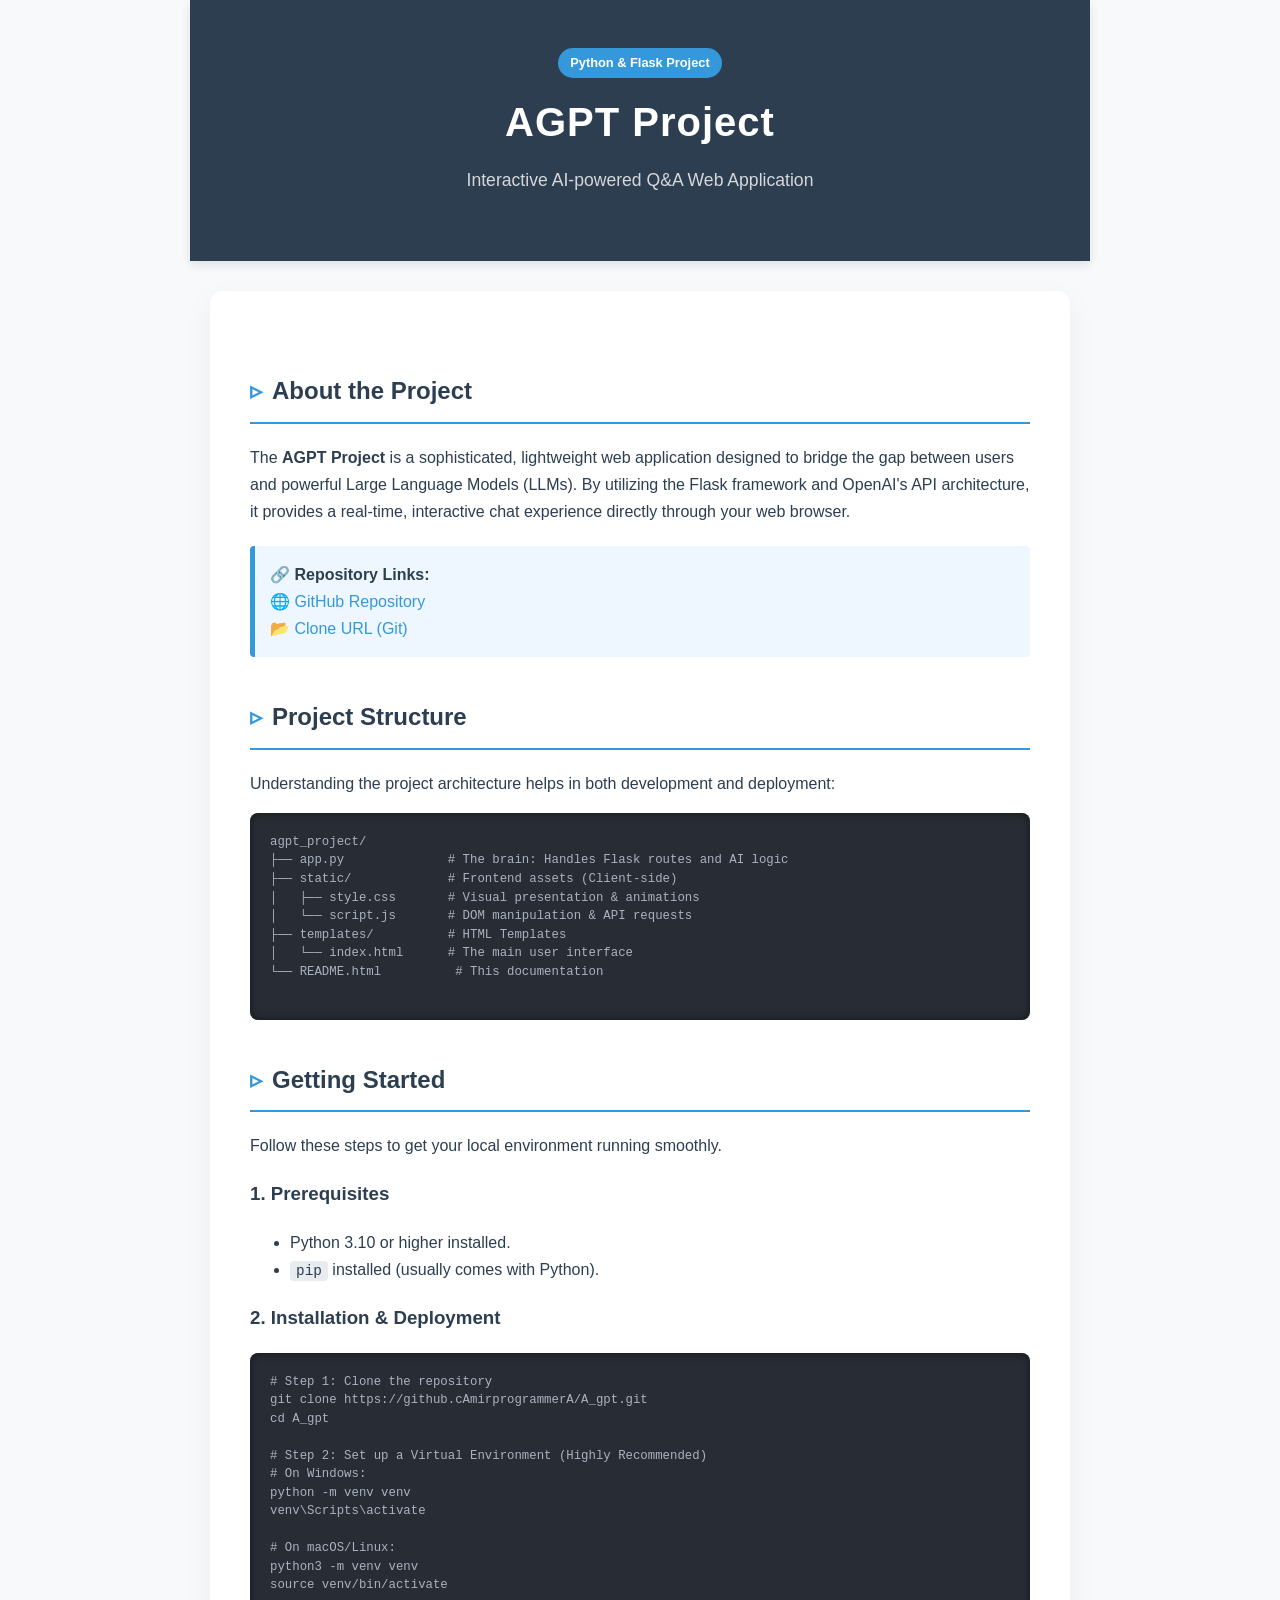
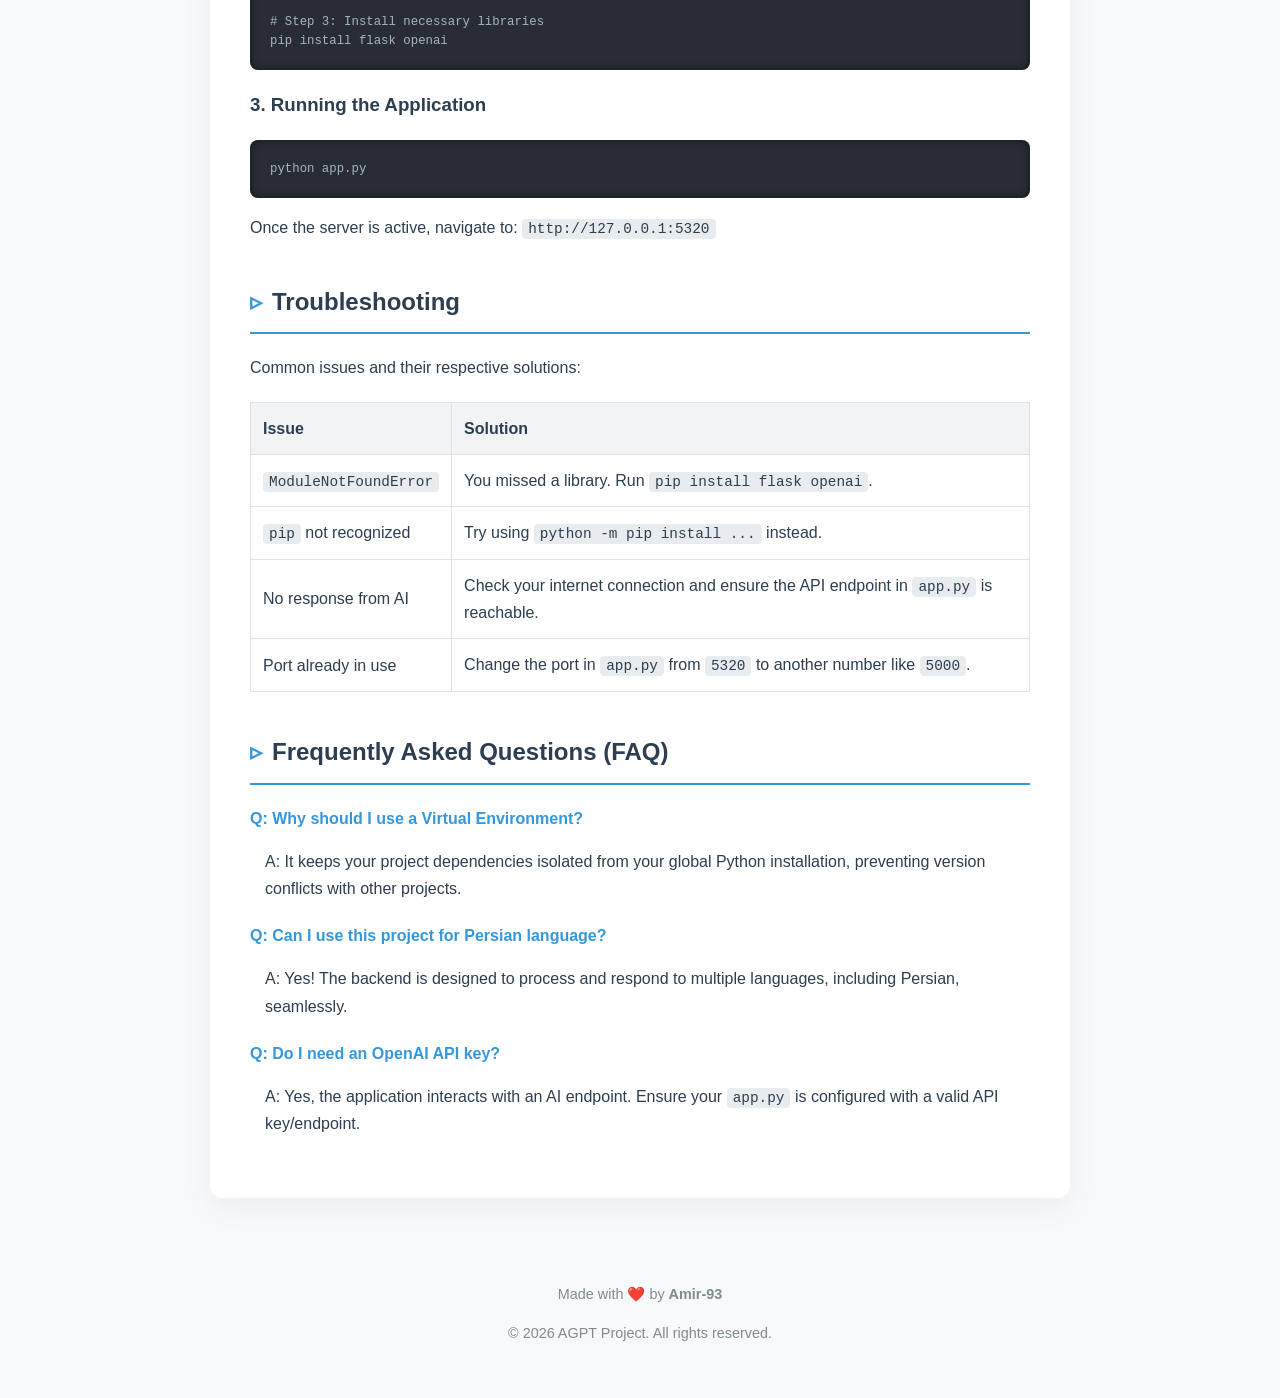
<file: ReadmeEN.html>
<!DOCTYPE html>
<html lang="en">
<head>
    <meta charset="UTF-8">
    <meta name="viewport" content="width=device-width, initial-scale=1.0">
    <title>AGPT Project | Official Documentation</title>
    <style>
        :root {
            --primary-color: #2c3e50;
            --secondary-color: #3498db;
            --accent-color: #e74c3c;
            --bg-color: #f8f9fa;
            --text-color: #2c3e50;
            --code-bg: #282c34;
        }

        body { 
            font-family: 'Segoe UI', Roboto, Helvetica, Arial, sans-serif; 
            line-height: 1.7; 
            color: var(--text-color); 
            max-width: 900px; 
            margin: 0 auto; 
            padding: 0; 
            background-color: var(--bg-color); 
        }

        header { 
            background: var(--primary-color); 
            color: #fff; 
            padding: 3rem 1rem; 
            text-align: center; 
            box-shadow: 0 4px 10px rgba(0,0,0,0.1);
        }

        header h1 { margin: 0; font-size: 2.5rem; letter-spacing: 1px; }
        header p { opacity: 0.8; font-size: 1.1rem; margin-top: 10px; }

        .container { 
            background: #fff; 
            padding: 40px; 
            margin: 30px 20px; 
            border-radius: 12px; 
            box-shadow: 0 10px 30px rgba(0,0,0,0.05); 
        }

        h2 { 
            border-bottom: 2px solid var(--secondary-color); 
            padding-bottom: 10px; 
            margin-top: 40px; 
            color: var(--primary-color);
            display: flex;
            align-items: center;
        }

        h2::before { content: "▹"; margin-right: 10px; color: var(--secondary-color); }

        code { 
            background: #e9ecef; 
            padding: 2px 6px; 
            border-radius: 4px; 
            font-family: 'Consolas', 'Monaco', monospace; 
            font-size: 0.9em;
        }

        pre { 
            background: var(--code-bg); 
            color: #abb2bf; 
            padding: 20px; 
            border-radius: 8px; 
            overflow-x: auto; 
            font-size: 0.95em;
            line-height: 1.5;
            box-shadow: inset 0 0 10px rgba(0,0,0,0.5);
        }

        .git-links {
            background: #eef7ff;
            padding: 15px;
            border-left: 5px solid var(--secondary-color);
            border-radius: 4px;
            margin: 20px 0;
        }

        table {
            width: 100%;
            border-collapse: collapse;
            margin: 20px 0;
        }

        table, th, td { border: 1px solid #dee2e6; }
        th, td { padding: 12px; text-align: left; }
        th { background-color: #f1f3f5; }

        .faq-item { margin-bottom: 20px; }
        .faq-question { font-weight: bold; color: var(--secondary-color); }
        .faq-answer { margin-left: 15px; }

        .footer { 
            text-align: center; 
            padding: 40px 20px; 
            font-size: 0.9em; 
            color: #7f8c8d; 
        }

        .badge {
            display: inline-block;
            padding: 4px 12px;
            border-radius: 20px;
            background: var(--secondary-color);
            color: white;
            font-size: 0.8rem;
            font-weight: bold;
            margin-bottom: 10px;
        }

        a { color: var(--secondary-color); text-decoration: none; font-weight: 500; }
        a:hover { text-decoration: underline; }

        @media (max-width: 600px) {
            .container { padding: 20px; }
            header h1 { font-size: 1.8rem; }
        }
    </style>
</head>
<body>

<header>
    <div class="badge">Python & Flask Project</div>
    <h1>AGPT Project</h1>
    <p>Interactive AI-powered Q&A Web Application</p>
</header>

<div class="container">
    
    <section id="about">
        <h2>About the Project</h2>
        <p>The <strong>AGPT Project</strong> is a sophisticated, lightweight web application designed to bridge the gap between users and powerful Large Language Models (LLMs). By utilizing the Flask framework and OpenAI's API architecture, it provides a real-time, interactive chat experience directly through your web browser.</p>
        
        <div class="git-links">
            <strong>🔗 Repository Links:</strong><br>
            🌐 <a href="https://github.com/AmirprogrammerA/A_gpt" target="_blank">GitHub Repository</a><br>
            📂 <a href="https://github.com/AmirprogrammerA/A_gpt.git" target="_blank">Clone URL (Git)</a>
        </div>
    </section>

    <section id="structure">
        <h2>Project Structure</h2>
        <p>Understanding the project architecture helps in both development and deployment:</p>
        <pre>
agpt_project/
├── app.py              # The brain: Handles Flask routes and AI logic
├── static/             # Frontend assets (Client-side)
│   ├── style.css       # Visual presentation & animations
│   └── script.js       # DOM manipulation & API requests
├── templates/          # HTML Templates
│   └── index.html      # The main user interface
└── README.html          # This documentation
        </pre>
    </section>

    <section id="setup">
        <h2>Getting Started</h2>
        <p>Follow these steps to get your local environment running smoothly.</p>
        
        <h3>1. Prerequisites</h3>
        <ul>
            <li>Python 3.10 or higher installed.</li>
            <li><code>pip</code> installed (usually comes with Python).</li>
        </ul>

        <h3>2. Installation & Deployment</h3>
        <pre>
# Step 1: Clone the repository
git clone https://github.cAmirprogrammerA/A_gpt.git
cd A_gpt

# Step 2: Set up a Virtual Environment (Highly Recommended)
# On Windows:
python -m venv venv
venv\Scripts\activate

# On macOS/Linux:
python3 -m venv venv
source venv/bin/activate

# Step 3: Install necessary libraries
pip install flask openai</pre>

        <h3>3. Running the Application</h3>
        <pre>python app.py</pre>
        <p>Once the server is active, navigate to: <code>http://127.0.0.1:5320</code></p>
    </section>

    <section id="troubleshooting">
        <h2>Troubleshooting</h2>
        <p>Common issues and their respective solutions:</p>
        <table>
            <thead>
                <tr>
                    <th>Issue</th>
                    <th>Solution</th>
                </tr>
            </thead>
            <tbody>
                <tr>
                    <td><code>ModuleNotFoundError</code></td>
                    <td>You missed a library. Run <code>pip install flask openai</code>.</td>
                </tr>
                <tr>
                    <td><code>pip</code> not recognized</td>
                    <td>Try using <code>python -m pip install ...</code> instead.</td>
                </tr>
                <tr>
                    <td>No response from AI</td>
                    <td>Check your internet connection and ensure the API endpoint in <code>app.py</code> is reachable.</td>
                </tr>
                <tr>
                    <td>Port already in use</td>
                    <td>Change the port in <code>app.py</code> from <code>5320</code> to another number like <code>5000</code>.</td>
                </tr>
            </tbody>
        </table>
    </section>

    <section id="faq">
        <h2>Frequently Asked Questions (FAQ)</h2>
        
        <div class="faq-item">
            <p class="faq-question">Q: Why should I use a Virtual Environment?</p>
            <p class="faq-answer">A: It keeps your project dependencies isolated from your global Python installation, preventing version conflicts with other projects.</p>
        </div>

        <div class="faq-item">
            <p class="faq-question">Q: Can I use this project for Persian language?</p>
            <p class="faq-answer">A: Yes! The backend is designed to process and respond to multiple languages, including Persian, seamlessly.</p>
        </div>

        <div class="faq-item">
            <p class="faq-question">Q: Do I need an OpenAI API key?</p>
            <p class="faq-answer">A: Yes, the application interacts with an AI endpoint. Ensure your <code>app.py</code> is configured with a valid API key/endpoint.</p>
        </div>
    </section>

</div>

<div class="footer">
    <p>Made with ❤️ by <strong>Amir-93</strong></p>
    <p>&copy; 2026 AGPT Project. All rights reserved.</p>
</div>

</body>
</html>
</file>
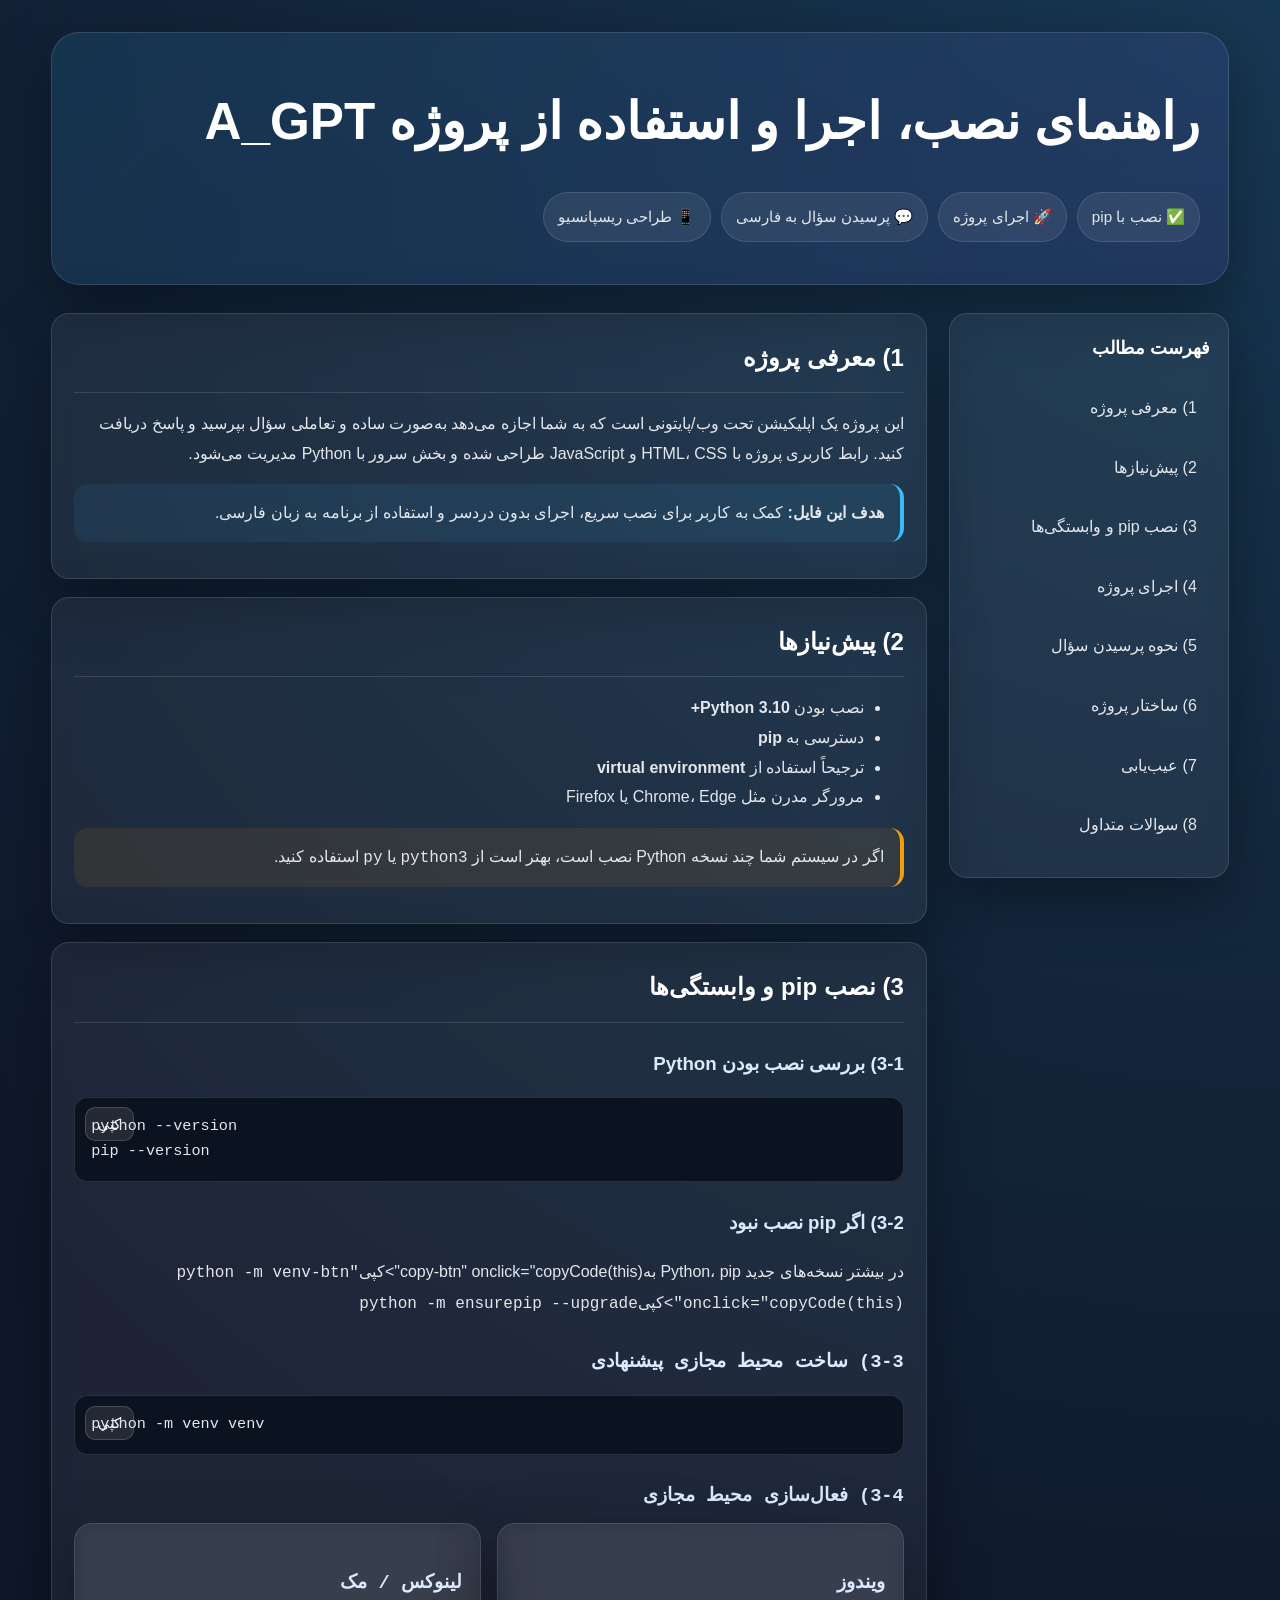
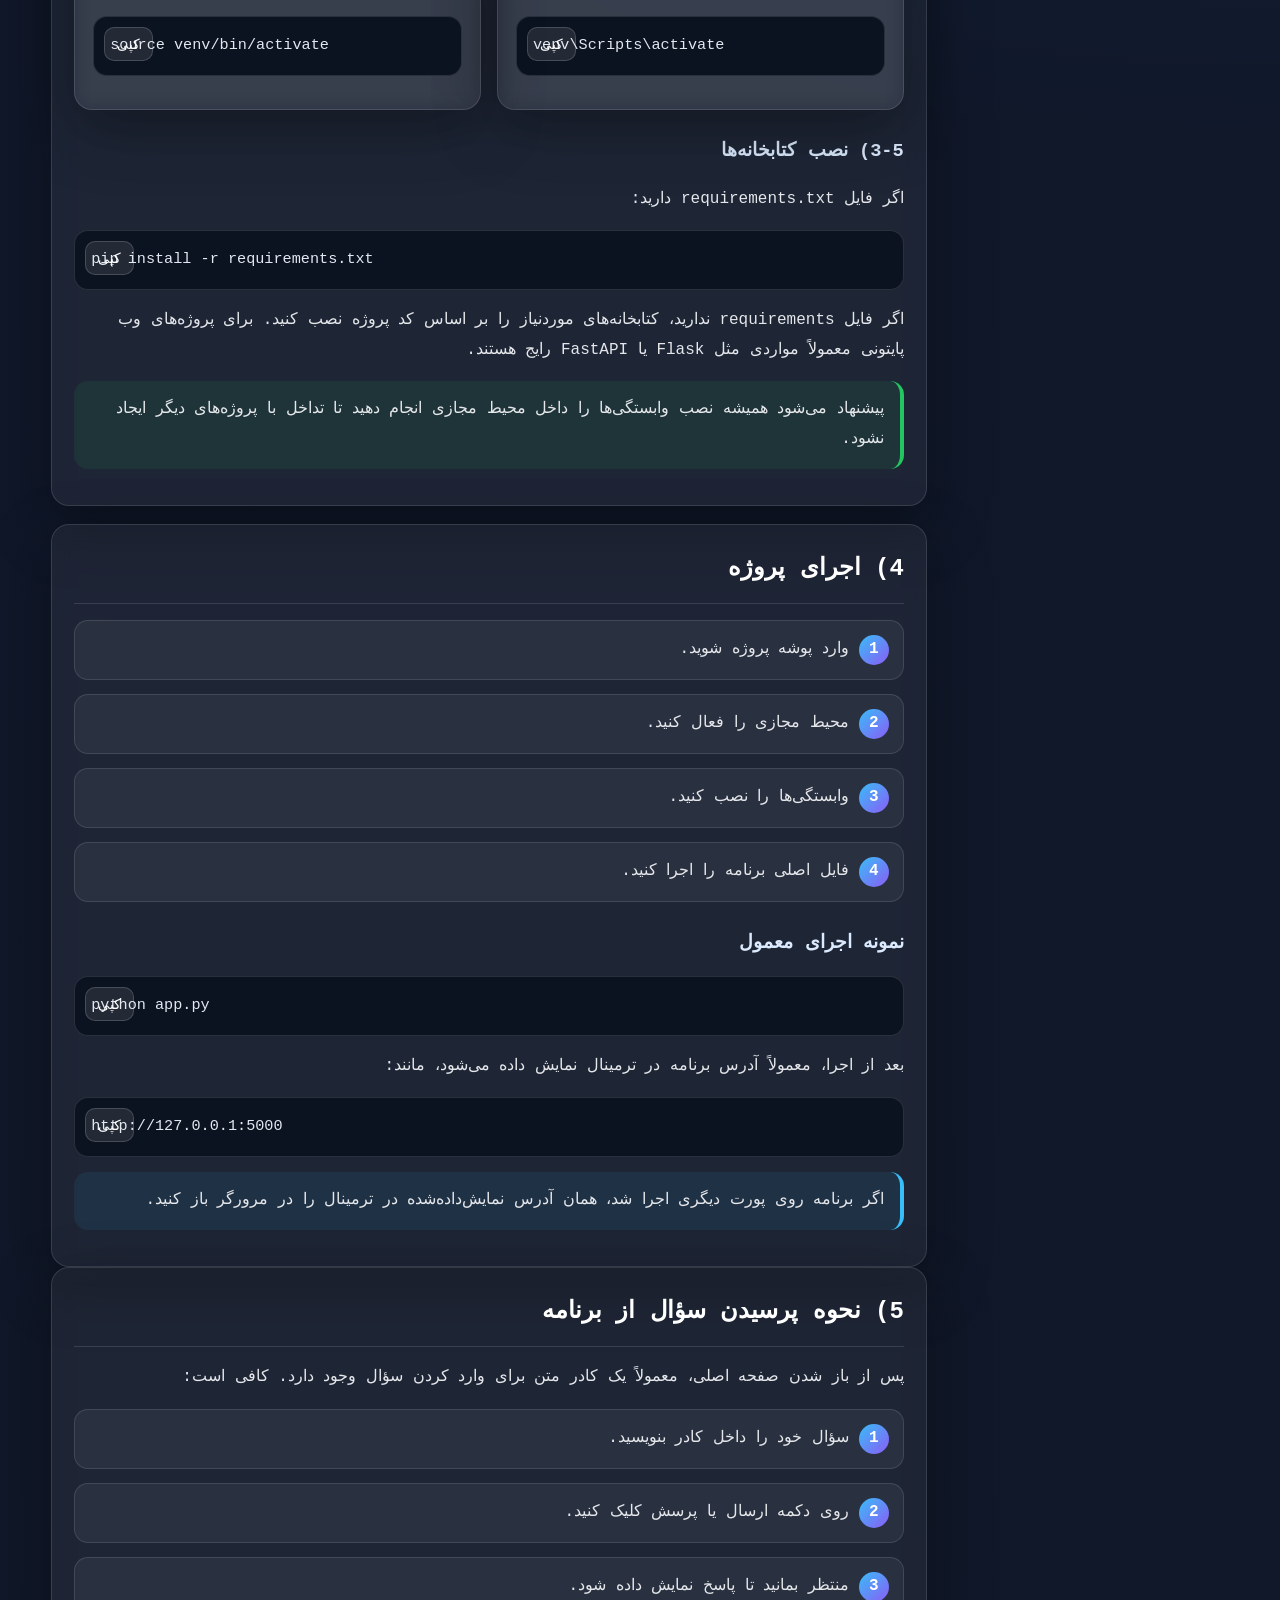
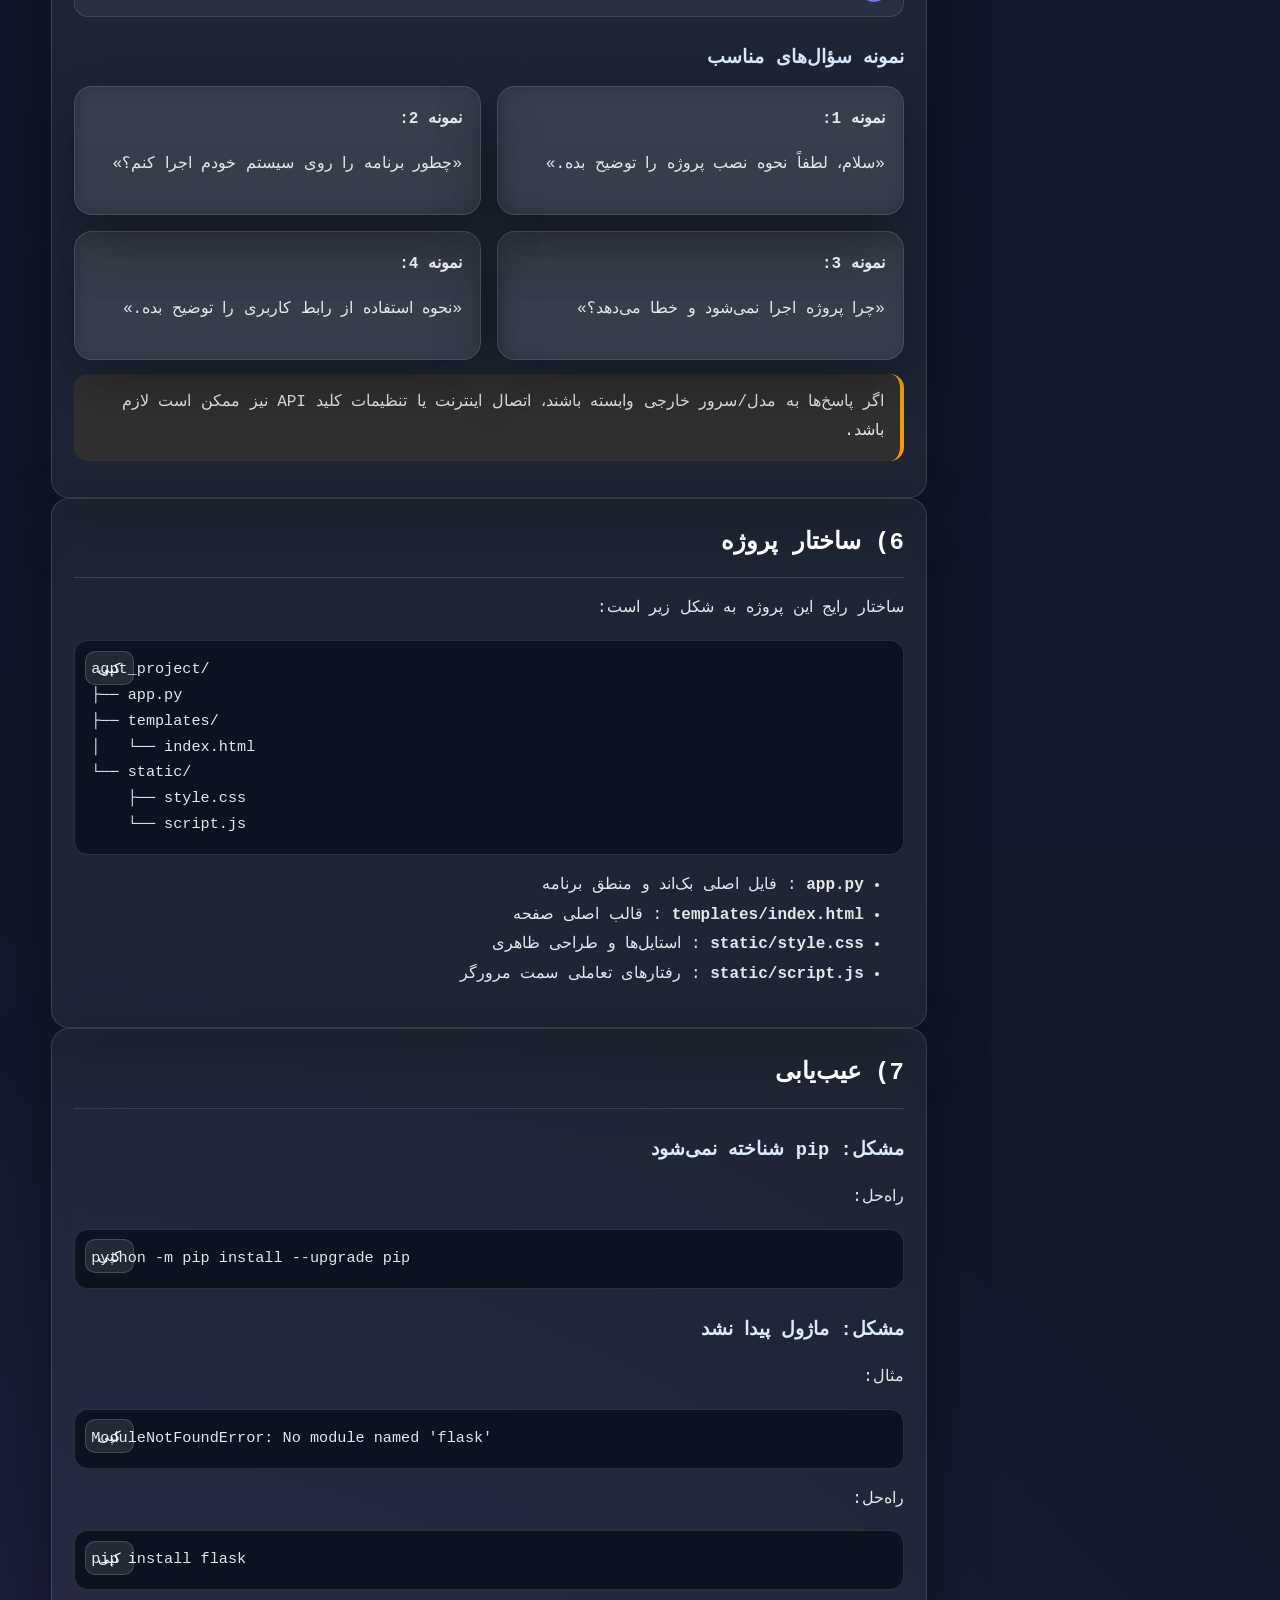
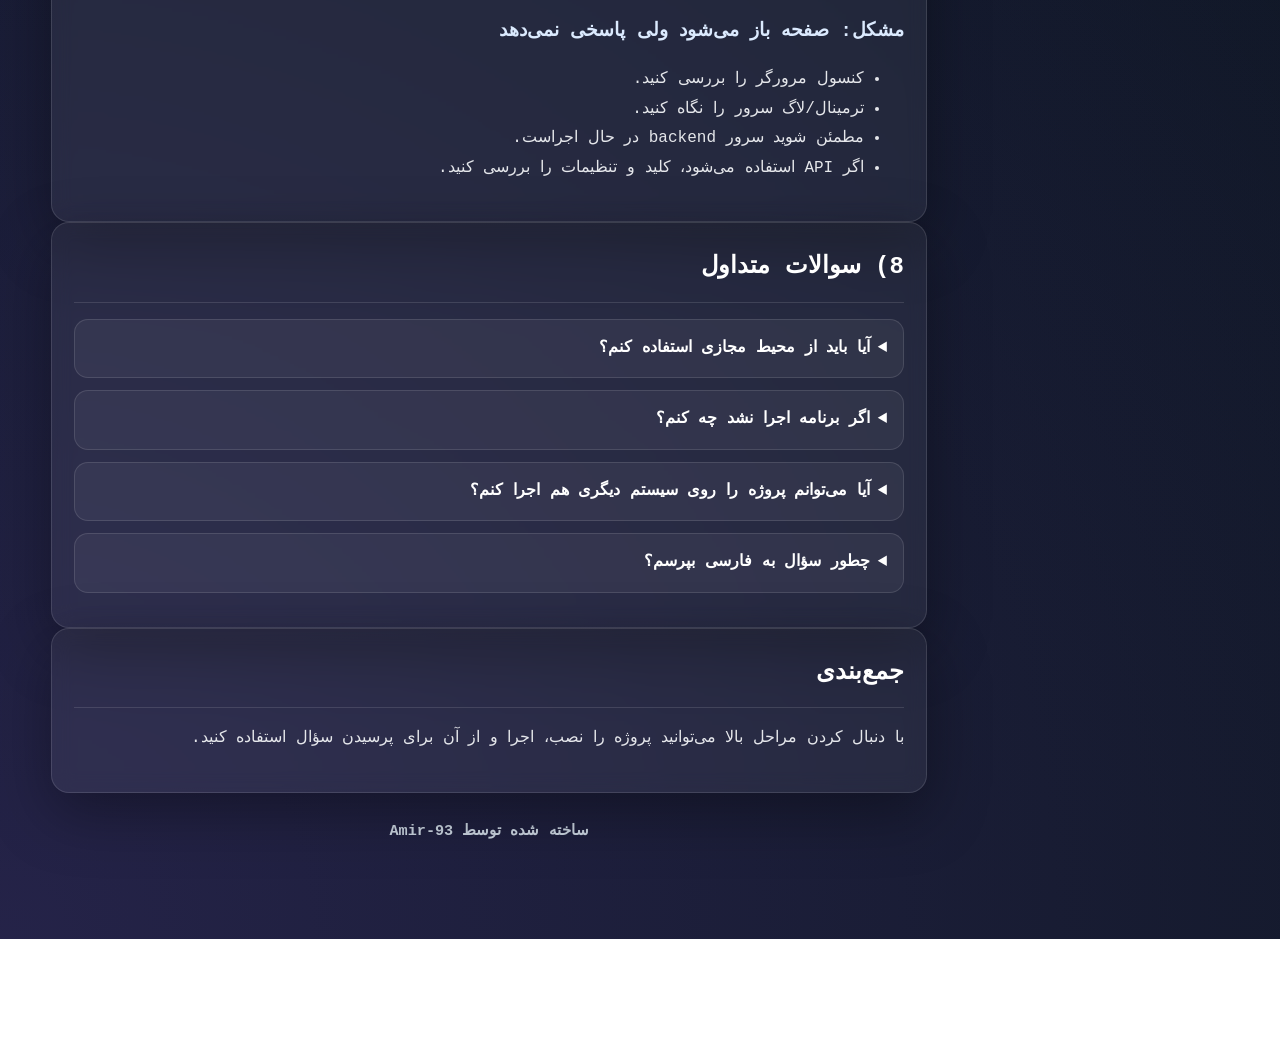
<file: readmeFA.html>
﻿<!DOCTYPE html>
<html lang="fa" dir="rtl">
<head>
  <meta charset="UTF-8" />
  <meta name="viewport" content="width=device-width, initial-scale=1.0" />
  <title>راهنمای نصب و اجرای پروژه AGPT</title>
  <style>
    :root {
      --bg: #0f172a;
      --bg2: #111827;
      --card: rgba(255,255,255,0.06);
      --card2: rgba(255,255,255,0.09);
      --text: #e5e7eb;
      --muted: #cbd5e1;
      --primary: #38bdf8;
      --primary2: #8b5cf6;
      --success: #22c55e;
      --warn: #f59e0b;
      --danger: #ef4444;
      --border: rgba(255,255,255,0.12);
      --shadow: 0 20px 60px rgba(0,0,0,0.35);
      --radius: 18px;
    }

    * {
      box-sizing: border-box;
    }

    html {
      scroll-behavior: smooth;
    }

    body {
      margin: 0;
      font-family: Tahoma, Arial, sans-serif;
      background:
        radial-gradient(circle at top right, rgba(56,189,248,0.20), transparent 30%),
        radial-gradient(circle at bottom left, rgba(139,92,246,0.16), transparent 28%),
        linear-gradient(180deg, var(--bg), var(--bg2));
      color: var(--text);
      line-height: 1.85;
    }

    a {
      color: var(--primary);
      text-decoration: none;
    }

    a:hover {
      text-decoration: underline;
    }

    .container {
      width: min(1200px, 92%);
      margin: 0 auto;
      padding: 32px 0 64px;
    }

    .hero {
      background: linear-gradient(135deg, rgba(56,189,248,0.12), rgba(139,92,246,0.10));
      border: 1px solid var(--border);
      box-shadow: var(--shadow);
      border-radius: 28px;
      padding: 42px 28px;
      position: relative;
      overflow: hidden;
      margin-bottom: 28px;
    }

    .hero::before {
      content: "";
      position: absolute;
      inset: 0;
      background: linear-gradient(120deg, transparent 0%, rgba(255,255,255,0.06) 50%, transparent 100%);
      transform: translateX(-100%);
      animation: shine 7s infinite;
      pointer-events: none;
    }

    @keyframes shine {
      0% { transform: translateX(-100%); }
      40% { transform: translateX(100%); }
      100% { transform: translateX(100%); }
    }

    .hero h1 {
      margin: 0 0 10px;
      font-size: clamp(2rem, 4vw, 3.2rem);
      color: white;
    }

    .hero p {
      margin: 8px 0;
      color: var(--muted);
      max-width: 900px;
    }

    .badge-row {
      display: flex;
      flex-wrap: wrap;
      gap: 10px;
      margin-top: 22px;
    }

    .badge {
      display: inline-flex;
      align-items: center;
      gap: 8px;
      background: rgba(255,255,255,0.08);
      border: 1px solid var(--border);
      padding: 10px 14px;
      border-radius: 999px;
      color: var(--text);
      font-size: 0.95rem;
      backdrop-filter: blur(8px);
    }

    .layout {
      display: grid;
      grid-template-columns: 280px 1fr;
      gap: 22px;
      align-items: start;
    }

    .sidebar, .section, .card {
      background: var(--card);
      border: 1px solid var(--border);
      border-radius: var(--radius);
      backdrop-filter: blur(10px);
      box-shadow: var(--shadow);
    }

    .sidebar {
      position: sticky;
      top: 18px;
      padding: 18px;
    }

    .sidebar h3 {
      margin-top: 0;
      color: white;
      font-size: 1.1rem;
    }

    .nav {
      list-style: none;
      padding: 0;
      margin: 0;
    }

    .nav li {
      margin: 8px 0;
    }

    .nav a {
      display: block;
      padding: 10px 12px;
      border-radius: 12px;
      color: var(--text);
      transition: 0.2s ease;
      border: 1px solid transparent;
    }

    .nav a:hover {
      background: rgba(255,255,255,0.07);
      border-color: var(--border);
      text-decoration: none;
    }

    .content {
      display: grid;
      gap: 18px;
    }

    .section {
      padding: 22px;
    }

    .section h2 {
      margin-top: 0;
      color: white;
      font-size: 1.5rem;
      border-bottom: 1px solid var(--border);
      padding-bottom: 12px;
      margin-bottom: 16px;
    }

    .section h3 {
      color: #dbeafe;
      margin-top: 24px;
      margin-bottom: 10px;
    }

    .section p, .section li {
      color: var(--text);
    }

    .note {
      border-right: 4px solid var(--primary);
      background: rgba(56,189,248,0.08);
      padding: 14px 16px;
      border-radius: 14px;
      margin: 14px 0;
    }

    .warn {
      border-right: 4px solid var(--warn);
      background: rgba(245,158,11,0.09);
    }

    .success {
      border-right: 4px solid var(--success);
      background: rgba(34,197,94,0.09);
    }

    pre {
      direction: ltr;
      text-align: left;
      overflow: auto;
      background: #0b1220;
      border: 1px solid rgba(255,255,255,0.12);
      border-radius: 14px;
      padding: 16px;
      color: #e2e8f0;
      font-size: 0.95rem;
      line-height: 1.7;
      position: relative;
    }

    code {
      font-family: Consolas, Monaco, monospace;
    }

    .copy-btn {
      position: absolute;
      top: 10px;
      left: 10px;
      background: rgba(255,255,255,0.1);
      color: white;
      border: 1px solid rgba(255,255,255,0.16);
      border-radius: 10px;
      padding: 8px 12px;
      cursor: pointer;
      font-size: 0.85rem;
    }

    .grid-2 {
      display: grid;
      grid-template-columns: 1fr 1fr;
      gap: 16px;
    }

    .card {
      padding: 18px;
    }

    .steps {
      counter-reset: step;
      list-style: none;
      padding: 0;
      margin: 0;
    }

    .steps li {
      counter-increment: step;
      margin: 14px 0;
      padding: 14px 14px 14px 14px;
      background: rgba(255,255,255,0.05);
      border: 1px solid var(--border);
      border-radius: 14px;
      position: relative;
    }

    .steps li::before {
      content: counter(step);
      display: inline-flex;
      align-items: center;
      justify-content: center;
      width: 30px;
      height: 30px;
      border-radius: 50%;
      background: linear-gradient(135deg, var(--primary), var(--primary2));
      color: white;
      font-weight: bold;
      margin-left: 10px;
    }

    .faq details {
      background: rgba(255,255,255,0.05);
      border: 1px solid var(--border);
      border-radius: 14px;
      padding: 14px 16px;
      margin-bottom: 12px;
    }

    .faq summary {
      cursor: pointer;
      font-weight: bold;
      color: white;
    }

    footer {
      text-align: center;
      color: var(--muted);
      padding: 24px 0 8px;
      font-size: 0.95rem;
    }

    .topbar {
      display: flex;
      justify-content: space-between;
      align-items: center;
      gap: 14px;
      margin-bottom: 14px;
      flex-wrap: wrap;
    }

    .btn {
      border: 0;
      cursor: pointer;
      border-radius: 12px;
      padding: 11px 16px;
      color: white;
      background: linear-gradient(135deg, var(--primary), var(--primary2));
      box-shadow: 0 10px 25px rgba(56,189,248,0.2);
      font-weight: 700;
    }

    .btn:hover {
      opacity: 0.95;
    }

    @media (max-width: 980px) {
      .layout {
        grid-template-columns: 1fr;
      }
      .sidebar {
        position: relative;
        top: 0;
      }
      .grid-2 {
        grid-template-columns: 1fr;
      }
    }
  </style>
</head>
<body>
  <div class="container">
    <section class="hero">
      <h1>راهنمای نصب، اجرا و استفاده از پروژه A_GPT</h1>
     
      
      <div class="badge-row">
        <span class="badge">✅ نصب با pip</span>
        <span class="badge">🚀 اجرای پروژه</span>
        <span class="badge">💬 پرسیدن سؤال به فارسی</span>
        <span class="badge">📱 طراحی ریسپانسیو</span>
      </div>
    </section>

    <div class="layout">
      <aside class="sidebar">
        <h3>فهرست مطالب</h3>
        <ul class="nav">
          <li><a href="#intro">1) معرفی پروژه</a></li>
          <li><a href="#requirements">2) پیش‌نیازها</a></li>
          <li><a href="#install">3) نصب pip و وابستگی‌ها</a></li>
          <li><a href="#run">4) اجرای پروژه</a></li>
          <li><a href="#question">5) نحوه پرسیدن سؤال</a></li>
          <li><a href="#structure">6) ساختار پروژه</a></li>
          <li><a href="#troubleshooting">7) عیب‌یابی</a></li>
          <li><a href="#faq">8) سوالات متداول</a></li>
        </ul>
      </aside>

      <main class="content">
        <section class="section" id="intro">
          <h2>1) معرفی پروژه</h2>
          <p>
            این پروژه یک اپلیکیشن تحت وب/پایتونی است که به شما اجازه می‌دهد به‌صورت ساده و تعاملی سؤال بپرسید و پاسخ دریافت کنید.
            رابط کاربری پروژه با HTML، CSS و JavaScript طراحی شده و بخش سرور با Python مدیریت می‌شود.
          </p>

          <div class="note">
            <b>هدف این فایل:</b> کمک به کاربر برای نصب سریع، اجرای بدون دردسر و استفاده از برنامه به زبان فارسی.
          </div>
        </section>

        <section class="section" id="requirements">
          <h2>2) پیش‌نیازها</h2>
          <ul>
            <li>نصب بودن <b>Python 3.10+</b></li>
            <li>دسترسی به <b>pip</b></li>
            <li>ترجیحاً استفاده از <b>virtual environment</b></li>
            <li>مرورگر مدرن مثل Chrome، Edge یا Firefox</li>
          </ul>

          <div class="warn note">
            اگر در سیستم شما چند نسخه Python نصب است، بهتر است از <code>python3</code> یا <code>py</code> استفاده کنید.
          </div>
        </section>

        <section class="section" id="install">
          <h2>3) نصب pip و وابستگی‌ها</h2>

          <h3>3-1) بررسی نصب بودن Python</h3>
          <pre><button class="copy-btn" onclick="copyCode(this)">کپی</button><code>python --version
pip --version</code></pre>

          <h3>3-2) اگر pip نصب نبود</h3>
          <p>در بیشتر نسخه‌های جدید Python، pip بهcopy-btn" onclick="copyCode(this)">کپی</button><code>python -m venv-btn" onclick="copyCode(this)">کپی</button><code>python -m ensurepip --upgrade</code></pre>

          <h3>3-3) ساخت محیط مجازی پیشنهادی</h3>
          <pre><button class="copy-btn" onclick="copyCode(this)">کپی</button><code>python -m venv venv</code></pre>

          <h3>3-4) فعال‌سازی محیط مجازی</h3>
          <div class="grid-2">
            <div class="card">
              <h3>ویندوز</h3>
              <pre><button class="copy-btn" onclick="copyCode(this)">کپی</button><code>venv\Scripts\activate</code></pre>
            </div>
            <div class="card">
              <h3>لینوکس / مک</h3>
              <pre><button class="copy-btn" onclick="copyCode(this)">کپی</button><code>source venv/bin/activate</code></pre>
            </div>
          </div>

          <h3>3-5) نصب کتابخانه‌ها</h3>
          <p>
            اگر فایل <code>requirements.txt</code> دارید:
          </p>
          <pre><button class="copy-btn" onclick="copyCode(this)">کپی</button><code>pip install -r requirements.txt</code></pre>

          <p>
            اگر فایل requirements ندارید، کتابخانه‌های موردنیاز را بر اساس کد پروژه نصب کنید. برای پروژه‌های وب پایتونی معمولاً مواردی مثل Flask یا FastAPI رایج هستند.
          </p>

          <div class="success note">
            پیشنهاد می‌شود همیشه نصب وابستگی‌ها را داخل محیط مجازی انجام دهید تا تداخل با پروژه‌های دیگر ایجاد نشود.
          </div>
        </section>

        <section class="section" id="run">
          <h2>4) اجرای پروژه</h2>
          <ol class="steps">
            <li>وارد پوشه پروژه شوید.</li>
            <li>محیط مجازی را فعال کنید.</li>
            <li>وابستگی‌ها را نصب کنید.</li>
            <li>فایل اصلی برنامه را اجرا کنید.</li>
          </ol>

          <h3>نمونه اجرای معمول</h3>
          <pre><button class="copy-btn" onclick="copyCode(this)">کپی</button><code>python app.py</code></pre>

          <p>بعد از اجرا، معمولاً آدرس برنامه در ترمینال نمایش داده می‌شود، مانند:</p>
          <pre><button class="copy-btn" onclick="copyCode(this)">کپی</button><code>http://127.0.0.1:5000</code></pre>

          <div class="note">
            اگر برنامه روی پورت دیگری اجرا شد، همان آدرس نمایش‌داده‌شده در ترمینال را در مرورگر باز کنید.
          </div>
        </section>

        <section class="section" id="question">
          <h2>5) نحوه پرسیدن سؤال از برنامه</h2>
          <p>
            پس از باز شدن صفحه اصلی، معمولاً یک کادر متن برای وارد کردن سؤال وجود دارد. کافی است:
          </p>

          <ol class="steps">
            <li>سؤال خود را داخل کادر بنویسید.</li>
            <li>روی دکمه ارسال یا پرسش کلیک کنید.</li>
            <li>منتظر بمانید تا پاسخ نمایش داده شود.</li>
          </ol>

          <h3>نمونه سؤال‌های مناسب</h3>
          <div class="grid-2">
            <div class="card">
              <b>نمونه 1:</b>
              <p>«سلام، لطفاً نحوه نصب پروژه را توضیح بده.»</p>
            </div>
            <div class="card">
              <b>نمونه 2:</b>
              <p>«چطور برنامه را روی سیستم خودم اجرا کنم؟»</p>
            </div>
            <div class="card">
              <b>نمونه 3:</b>
              <p>«چرا پروژه اجرا نمی‌شود و خطا می‌دهد؟»</p>
            </div>
            <div class="card">
              <b>نمونه 4:</b>
              <p>«نحوه استفاده از رابط کاربری را توضیح بده.»</p>
            </div>
          </div>

          <div class="warn note">
            اگر پاسخ‌ها به مدل/سرور خارجی وابسته باشند، اتصال اینترنت یا تنظیمات کلید API نیز ممکن است لازم باشد.
          </div>
        </section>

        <section class="section" id="structure">
          <h2>6) ساختار پروژه</h2>
          <p>ساختار رایج این پروژه به شکل زیر است:</p>

          <pre><button class="copy-btn" onclick="copyCode(this)">کپی</button><code>agpt_project/
├── app.py
├── templates/
│   └── index.html
└── static/
    ├── style.css
    └── script.js</code></pre>

          <ul>
            <li><b>app.py</b> : فایل اصلی بک‌اند و منطق برنامه</li>
            <li><b>templates/index.html</b> : قالب اصلی صفحه</li>
            <li><b>static/style.css</b> : استایل‌ها و طراحی ظاهری</li>
            <li><b>static/script.js</b> : رفتارهای تعاملی سمت مرورگر</li>
          </ul>
        </section>

        <section class="section" id="troubleshooting">
          <h2>7) عیب‌یابی</h2>

          <h3>مشکل: pip شناخته نمی‌شود</h3>
          <p>راه‌حل:</p>
          <pre><button class="copy-btn" onclick="copyCode(this)">کپی</button><code>python -m pip install --upgrade pip</code></pre>

          <h3>مشکل: ماژول پیدا نشد</h3>
          <p>مثال:</p>
          <pre><button class="copy-btn" onclick="copyCode(this)">کپی</button><code>ModuleNotFoundError: No module named 'flask'</code></pre>
          <p>راه‌حل:</p>
          <pre><button class="copy-btn" onclick="copyCode(this)">کپی</button><code>pip install flask</code></pre>

          <h3>مشکل: صفحه باز می‌شود ولی پاسخی نمی‌دهد</h3>
          <ul>
            <li>کنسول مرورگر را بررسی کنید.</li>
            <li>ترمینال/لاگ سرور را نگاه کنید.</li>
            <li>مطمئن شوید سرور backend در حال اجراست.</li>
            <li>اگر API استفاده می‌شود، کلید و تنظیمات را بررسی کنید.</li>
          </ul>
        </section>

        <section class="section faq" id="faq">
          <h2>8) سوالات متداول</h2>

          <details>
            <summary>آیا باید از محیط مجازی استفاده کنم؟</summary>
            <p>بله، بسیار توصیه می‌شود چون وابستگی‌ها را جدا نگه می‌دارد و از تداخل جلوگیری می‌کند.</p>
          </details>

          <details>
            <summary>اگر برنامه اجرا نشد چه کنم؟</summary>
            <p>ابتدا نسخه Python، نصب pip، نصب وابستگی‌ها و سپس لاگ خطا را بررسی کنید.</p>
          </details>

          <details>
            <summary>آیا می‌توانم پروژه را روی سیستم دیگری هم اجرا کنم؟</summary>
            <p>بله، کافی است Python و وابستگی‌های موردنیاز را نصب کنید و مراحل اجرا را تکرار کنید.</p>
          </details>

          <details>
            <summary>چطور سؤال به فارسی بپرسم؟</summary>
            <p>فقط متن سؤال خود را فارسی در کادر ورودی تایپ کنید و دکمه ارسال را بزنید.</p>
          </details>
        </section>

        <section class="section">
          <h2>جمع‌بندی</h2>
          <p>
            با دنبال کردن مراحل بالا می‌توانید پروژه را نصب، اجرا و از آن برای پرسیدن سؤال استفاده کنید.

          </p>
        </section>

        <footer>
          <b>ساخته شده توسط Amir-93</b> 
        </footer>
      </main>
    </div>
  </div>

  <script>
    function copyCode(btn) {
      const pre = btn.parentElement;
      const code = pre.querySelector("code").innerText;
      navigator.clipboard.writeText(code).then(() => {
        const old = btn.innerText;
        btn.innerText = "کپی شد";
        setTimeout(() => btn.innerText = old, 1200);
      });
    }
  </script>
</body>
</html>
</file>
